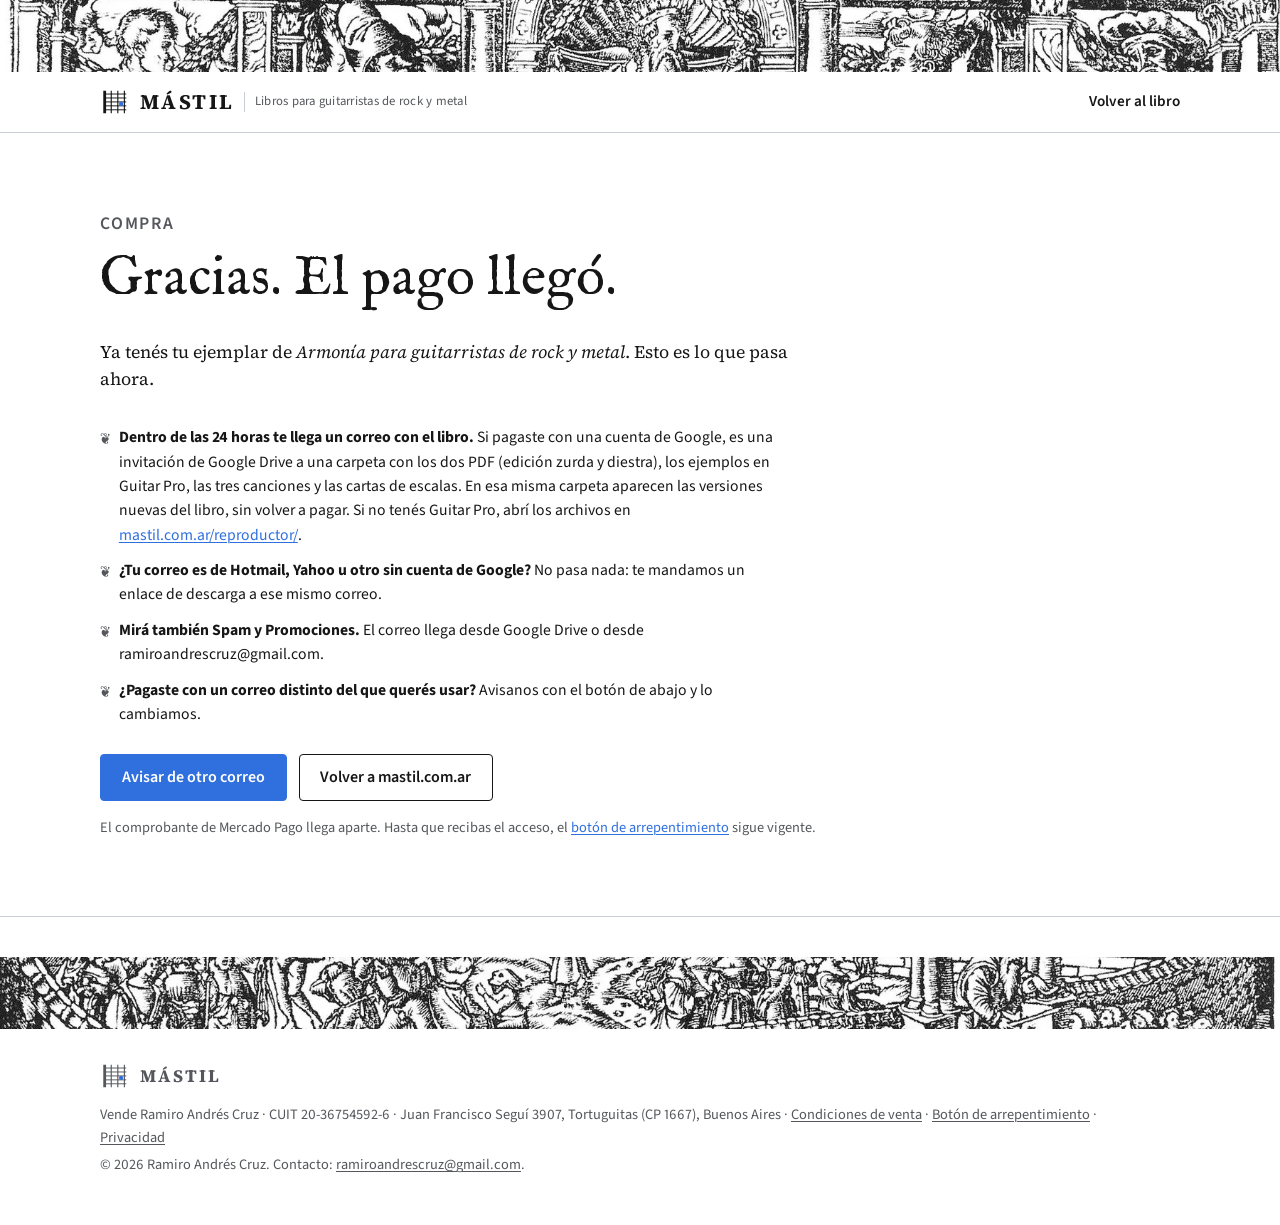
<file: gracias/index.html>
<!DOCTYPE html>
<html lang="es">
<head>
<meta charset="utf-8">
<meta name="viewport" content="width=device-width, initial-scale=1">
<title>Gracias · Mástil</title>
<meta name="description" content="Pago recibido: cómo y cuándo llega el libro Armonía para guitarristas de rock y metal.">
<meta name="robots" content="noindex, nofollow">
<link rel="icon" href="data:image/svg+xml,%3Csvg xmlns='http://www.w3.org/2000/svg' viewBox='0 0 32 32'%3E%3Crect width='32' height='32' fill='%23fff'/%3E%3Cpath d='M5 4v24' stroke='%23161616' stroke-width='3'/%3E%3Cpath d='M12 4v24M19 4v24M26 4v24' stroke='%23161616' stroke-width='1.2'/%3E%3Cpath d='M5 7.5h23M5 11.7h23M5 15.9h23M5 20.1h23M5 24.3h23' stroke='%23161616' stroke-width='1'/%3E%3Ccircle cx='22.5' cy='18' r='2.3' fill='%232f6fde'/%3E%3C/svg%3E">
<link rel="preload" href="../fonts/SourceSerif4-400.woff2" as="font" type="font/woff2" crossorigin>
<link rel="preload" href="../fonts/SourceSans3-400.woff2" as="font" type="font/woff2" crossorigin>
<link rel="preload" href="../fonts/NotoSansSymbols2-400.woff2" as="font" type="font/woff2" crossorigin>
<meta name="referrer" content="strict-origin-when-cross-origin">
<link rel="stylesheet" href="../styles.css">
</head>
<body>
<!-- Página a la que Mercado Pago manda al comprador cuando el pago se aprueba (URL de redirección del link de pago). -->
<!--email_off-->

<img class="friso" src="../img/friso-1.webp" alt="" width="1800" height="72" fetchpriority="high">

<header class="cabecera">
  <div class="contenedor">
    <a class="marca" href="../" aria-label="Mástil, inicio">
      <svg viewBox="0 0 32 32" aria-hidden="true"><rect width="32" height="32" fill="none"/><path d="M5 4v24" stroke="currentColor" stroke-width="3"/><path d="M12 4v24M19 4v24M26 4v24" stroke="currentColor" stroke-width="1.2"/><path d="M5 7.5h23M5 11.7h23M5 15.9h23M5 20.1h23M5 24.3h23" stroke="currentColor" stroke-width="1"/><circle cx="22.5" cy="18" r="2.3" fill="#2f6fde"/></svg>
      <span class="nombre">Mástil</span>
      <span class="descriptor">Libros para guitarristas de rock y metal</span>
    </a>
    <nav class="nav" aria-label="Secciones">
      <a href="../">Volver al libro</a>
    </nav>
  </div>
</header>

<main>

<section class="seccion" id="gracias">
  <div class="contenedor">
    <header>
      <p class="etiqueta">Compra</p>
      <h1>Gracias. El pago llegó.</h1>
      <p>Ya tenés tu ejemplar de <em>Armonía para guitarristas de rock y metal</em>. Esto es lo que pasa ahora.</p>
    </header>
    <ul class="datos">
      <li><span><b>Dentro de las 24 horas te llega un correo con el libro.</b> Si pagaste con una cuenta de Google, es una invitación de Google Drive a una carpeta con los dos PDF (edición zurda y diestra), los ejemplos en Guitar Pro, las tres canciones y las cartas de escalas. En esa misma carpeta aparecen las versiones nuevas del libro, sin volver a pagar. Si no tenés Guitar Pro, abrí los archivos en <a href="../reproductor/">mastil.com.ar/reproductor/</a>.</span></li>
      <li><span><b>¿Tu correo es de Hotmail, Yahoo u otro sin cuenta de Google?</b> No pasa nada: te mandamos un enlace de descarga a ese mismo correo.</span></li>
      <li><span><b>Mirá también Spam y Promociones.</b> El correo llega desde Google Drive o desde ramiroandrescruz@gmail.com.</span></li>
      <li><span><b>¿Pagaste con un correo distinto del que querés usar?</b> Avisanos con el botón de abajo y lo cambiamos.</span></li>
    </ul>
    <div class="acciones">
      <a class="boton primario" href="mailto:ramiroandrescruz@gmail.com?subject=Compra%20de%20Armon%C3%ADa%20para%20guitarristas&amp;body=Hola%2C%20acabo%20de%20comprar%20el%20libro.%0ANombre%3A%20%0ACorreo%20con%20el%20que%20pagu%C3%A9%3A%20%0ACorreo%20donde%20quiero%20recibirlo%3A%20">Avisar de otro correo</a>
      <a class="boton" href="../">Volver a mastil.com.ar</a>
      <p class="nota">El comprobante de Mercado Pago llega aparte. Hasta que recibas el acceso, el <a href="../#arrepentimiento">botón de arrepentimiento</a> sigue vigente.</p>
    </div>
  </div>
</section>

</main>

<footer class="pie">
  <img class="friso" src="../img/friso-3.webp" alt="" width="1800" height="72" loading="lazy">
  <div class="contenedor pie-cuerpo">
    <div>
      <a class="marca" href="../"><svg viewBox="0 0 32 32" aria-hidden="true"><path d="M5 4v24" stroke="currentColor" stroke-width="3"/><path d="M12 4v24M19 4v24M26 4v24" stroke="currentColor" stroke-width="1.2"/><path d="M5 7.5h23M5 11.7h23M5 15.9h23M5 20.1h23M5 24.3h23" stroke="currentColor" stroke-width="1"/><circle cx="22.5" cy="18" r="2.3" fill="#2f6fde"/></svg><span class="nombre">Mástil</span></a>
      <p>Vende Ramiro Andrés Cruz · CUIT 20-36754592-6 · Juan Francisco Seguí 3907, Tortuguitas (CP 1667), Buenos Aires · <a href="../#condiciones">Condiciones de venta</a> · <a href="../#arrepentimiento">Botón de arrepentimiento</a> · <a href="../#privacidad">Privacidad</a></p>
      <p>© 2026 Ramiro Andrés Cruz. Contacto: <a href="mailto:ramiroandrescruz@gmail.com">ramiroandrescruz@gmail.com</a>.</p>
    </div>
  </div>
</footer>

<!--/email_off-->
</body>
</html>
</file>
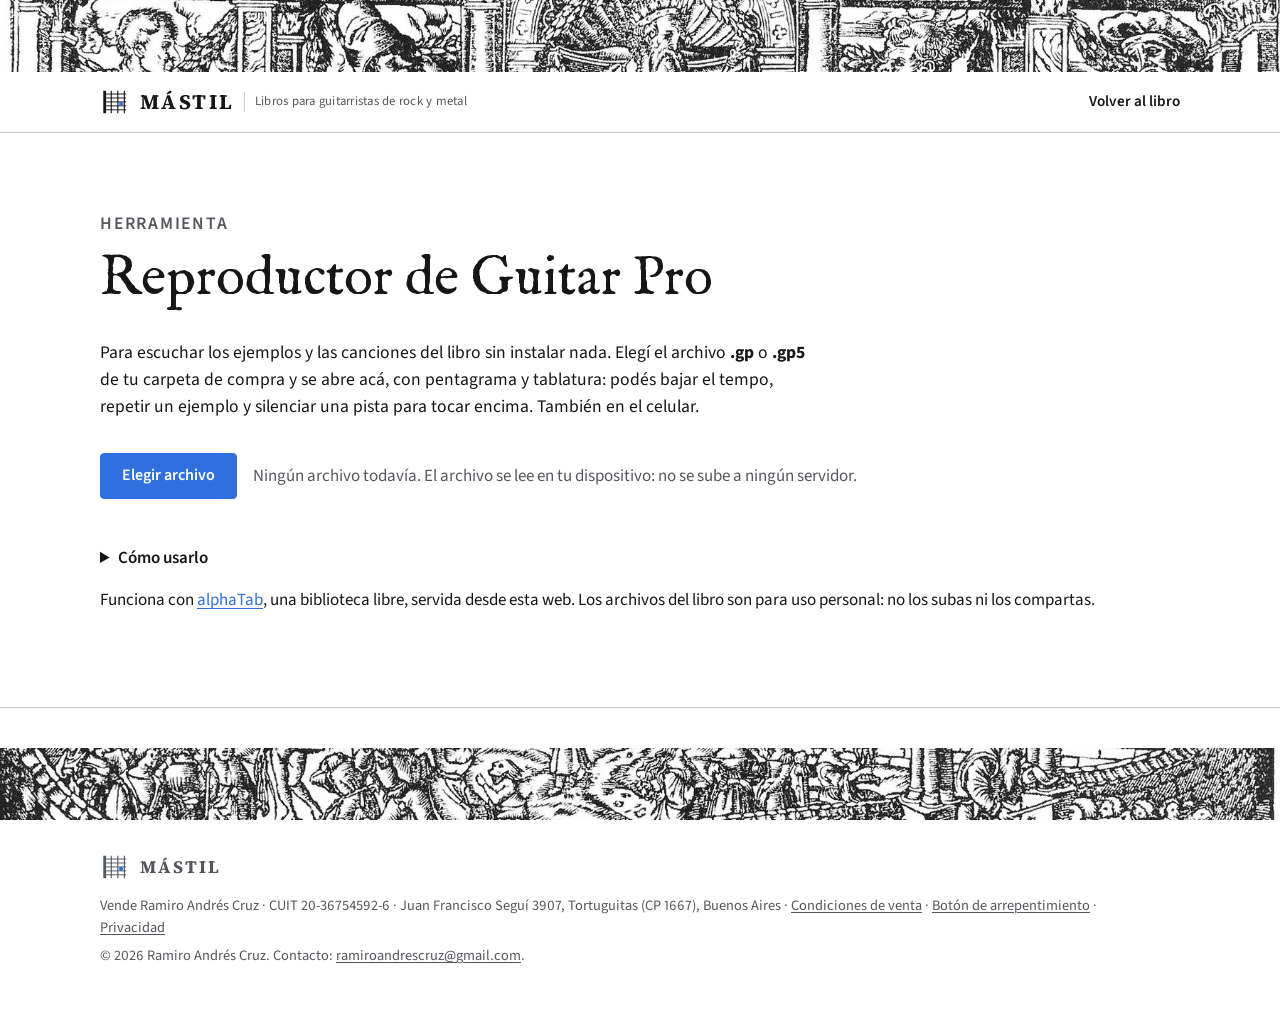
<file: reproductor/index.html>
<!DOCTYPE html>
<html lang="es">
<head>
<meta charset="utf-8">
<meta name="viewport" content="width=device-width, initial-scale=1">
<title>Reproductor de Guitar Pro · Mástil</title>
<meta name="description" content="Abrí los archivos de Guitar Pro del libro (.gp o .gp5) en el navegador, sin instalar nada: pentagrama, tablatura, reproducción, tempo y pistas. Nada se sube: el archivo se lee en tu dispositivo.">
<link rel="icon" href="data:image/svg+xml,%3Csvg xmlns='http://www.w3.org/2000/svg' viewBox='0 0 32 32'%3E%3Crect width='32' height='32' fill='%23fff'/%3E%3Cpath d='M5 4v24' stroke='%23161616' stroke-width='3'/%3E%3Cpath d='M12 4v24M19 4v24M26 4v24' stroke='%23161616' stroke-width='1.2'/%3E%3Cpath d='M5 7.5h23M5 11.7h23M5 15.9h23M5 20.1h23M5 24.3h23' stroke='%23161616' stroke-width='1'/%3E%3Ccircle cx='22.5' cy='18' r='2.3' fill='%232f6fde'/%3E%3C/svg%3E">
<link rel="preload" href="../fonts/SourceSerif4-400.woff2" as="font" type="font/woff2" crossorigin>
<link rel="preload" href="../fonts/SourceSans3-400.woff2" as="font" type="font/woff2" crossorigin>
<meta name="referrer" content="strict-origin-when-cross-origin">
<link rel="stylesheet" href="../styles.css">
<!-- Reproductor: alphaTab (MPL-2.0, alphatab.net) servido desde esta misma web, sin servicios de terceros.
     La CSP del sitio no admite estilos ni scripts en línea: todo va en reproductor.css y reproductor.js. -->
<link rel="stylesheet" href="reproductor.css">
<script src="alphatab/alphaTab.min.js"></script>
</head>
<body>

<img class="friso" src="../img/friso-1.webp" alt="" width="1800" height="72" fetchpriority="high">

<header class="cabecera">
  <div class="contenedor">
    <a class="marca" href="../" aria-label="Mástil, inicio">
      <svg viewBox="0 0 32 32" aria-hidden="true"><rect width="32" height="32" fill="none"/><path d="M5 4v24" stroke="currentColor" stroke-width="3"/><path d="M12 4v24M19 4v24M26 4v24" stroke="currentColor" stroke-width="1.2"/><path d="M5 7.5h23M5 11.7h23M5 15.9h23M5 20.1h23M5 24.3h23" stroke="currentColor" stroke-width="1"/><circle cx="22.5" cy="18" r="2.3" fill="#2f6fde"/></svg>
      <span class="nombre">Mástil</span>
      <span class="descriptor">Libros para guitarristas de rock y metal</span>
    </a>
    <nav class="nav" aria-label="Secciones">
      <a href="../">Volver al libro</a>
    </nav>
  </div>
</header>

<main>

<section class="seccion reproductor" id="reproductor">
  <div class="contenedor">
    <header>
      <p class="etiqueta">Herramienta</p>
      <h1>Reproductor de Guitar Pro</h1>
      <p>Para escuchar los ejemplos y las canciones del libro sin instalar nada. Elegí el archivo <b>.gp</b> o <b>.gp5</b> de tu carpeta de compra y se abre acá, con pentagrama y tablatura: podés bajar el tempo, repetir un ejemplo y silenciar una pista para tocar encima. También en el celular.</p>
    </header>

    <div class="abrir">
      <label class="boton primario" for="archivo">Elegir archivo</label>
      <input type="file" id="archivo" accept=".gp,.gp5,.gp4,.gp3,.gpx" class="visually-hidden">
      <span class="nombre-archivo" id="nombre-archivo">Ningún archivo todavía. El archivo se lee en tu dispositivo: no se sube a ningún servidor.</span>
    </div>
    <p class="estado" id="estado"></p>

    <div id="panel" hidden>
      <div class="controles" role="group" aria-label="Controles de reproducción">
        <button class="boton primario reproducir" id="play" type="button">▶ Reproducir</button>
        <button class="boton" id="stop" type="button" aria-label="Detener">■</button>
        <label>Tempo
          <select id="velocidad">
            <option value="0.5">50 %</option>
            <option value="0.75">75 %</option>
            <option value="1" selected>100 %</option>
          </select>
        </label>
        <label><input type="checkbox" id="loop"> Repetir</label>
        <label><input type="checkbox" id="metronomo"> Metrónomo</label>
        <label><input type="checkbox" id="cuenta"> Cuenta de entrada</label>
        <label id="grupo-secciones" hidden>Ir a
          <select id="secciones"></select>
        </label>
        <label>Ver
          <select id="notacion">
            <option value="ambos" selected>Pentagrama y tablatura</option>
            <option value="tab">Solo tablatura</option>
            <option value="penta">Solo pentagrama</option>
          </select>
        </label>
        <label>Diseño
          <select id="vista">
            <option value="pagina" selected>Página</option>
            <option value="horizontal">Una línea</option>
          </select>
        </label>
      </div>

      <ul class="pistas" id="pistas"></ul>

      <div class="partitura" id="partitura"></div>
    </div>

    <details>
      <summary>Cómo usarlo</summary>
      <ul>
        <li><b>Un ejemplo del libro.</b> Abrí el archivo de ejemplos y en «Ir a» elegí el número que figura en el pie de la figura («Ej. 14»). Con «Repetir» marcado, ese ejemplo suena en loop.</li>
        <li><b>Tocar encima.</b> En la lista de pistas, «Silenciar» apaga una guitarra y deja el bajo y la batería; «Solo» deja solo esa pista. El tildado al lado del nombre muestra u oculta la pista en la partitura.</li>
        <li><b>Tempo.</b> 50 % o 75 % para estudiar; la altura no cambia.</li>
        <li><b>Un pasaje.</b> Hacé clic en un compás y arrastrá hasta otro: se marca un rango y, con «Repetir», se repite.</li>
        <li><b>Si no suena.</b> Algunos navegadores piden una interacción antes de reproducir: tocá «Reproducir» de nuevo. En el celular, subí el volumen del multimedia.</li>
      </ul>
    </details>
    <p class="nota">Funciona con <a href="https://www.alphatab.net/" rel="noopener">alphaTab</a>, una biblioteca libre, servida desde esta web. Los archivos del libro son para uso personal: no los subas ni los compartas.</p>
  </div>
</section>

</main>

<footer class="pie">
  <img class="friso" src="../img/friso-3.webp" alt="" width="1800" height="72" loading="lazy">
  <div class="contenedor pie-cuerpo">
    <div>
      <a class="marca" href="../"><svg viewBox="0 0 32 32" aria-hidden="true"><path d="M5 4v24" stroke="currentColor" stroke-width="3"/><path d="M12 4v24M19 4v24M26 4v24" stroke="currentColor" stroke-width="1.2"/><path d="M5 7.5h23M5 11.7h23M5 15.9h23M5 20.1h23M5 24.3h23" stroke="currentColor" stroke-width="1"/><circle cx="22.5" cy="18" r="2.3" fill="#2f6fde"/></svg><span class="nombre">Mástil</span></a>
      <p>Vende Ramiro Andrés Cruz · CUIT 20-36754592-6 · Juan Francisco Seguí 3907, Tortuguitas (CP 1667), Buenos Aires · <a href="../#condiciones">Condiciones de venta</a> · <a href="../#arrepentimiento">Botón de arrepentimiento</a> · <a href="../#privacidad">Privacidad</a></p>
      <p>© 2026 Ramiro Andrés Cruz. Contacto: <a href="mailto:ramiroandrescruz@gmail.com">ramiroandrescruz@gmail.com</a>.</p>
    </div>
  </div>
</footer>

<script src="reproductor.js"></script>
</body>
</html>
</file>
<file: styles.css>
/* Mástil — libros para guitarristas de rock y metal
   Hoja de estilos de la web. Toma el sistema del libro: tinta negra sobre papel,
   Source Serif 4 y Source Sans 3, filete doble, florón y grabados en gris.
   El color se reserva a lo que en el libro es información: azul (reposo), rojo (color), gris (paso). */

@font-face { font-family: "Source Serif 4"; src: url("fonts/SourceSerif4-400.woff2") format("woff2"); font-weight: 400; font-style: normal; font-display: swap; }

@font-face { font-family: "Source Serif 4"; src: url("fonts/SourceSerif4-400-italic.woff2") format("woff2"); font-weight: 400; font-style: italic; font-display: swap; }

@font-face { font-family: "Source Serif 4"; src: url("fonts/SourceSerif4-700.woff2") format("woff2"); font-weight: 700; font-style: normal; font-display: swap; }

@font-face { font-family: "Source Sans 3"; src: url("fonts/SourceSans3-400.woff2") format("woff2"); font-weight: 400; font-display: swap; }

@font-face { font-family: "Source Sans 3"; src: url("fonts/SourceSans3-600.woff2") format("woff2"); font-weight: 600; font-display: swap; }

@font-face { font-family: "Source Sans 3"; src: url("fonts/SourceSans3-700.woff2") format("woff2"); font-weight: 700; font-display: swap; }

@font-face { font-family: "Noto Sans Symbols 2"; src: url("fonts/NotoSansSymbols2-400.woff2") format("woff2"); font-display: swap; }

/* IM Fell English (OFL), la letra de la capa de grabados del libro y de las cartas: títulos grandes (2026-11-01) */
@font-face { font-family: "IM Fell English"; src: url("fonts/IMFellEnglish-400-v2.woff2") format("woff2"); font-weight: 400; font-style: normal; font-display: swap; }

@font-face { font-family: "IM Fell English"; src: url("fonts/IMFellEnglish-400-italic-v2.woff2") format("woff2"); font-weight: 400; font-style: italic; font-display: swap; }

:root {
  --papel: #ffffff;
  --papel-2: #f6f8fa;      /* fondo de secciones alternas, el mismo gris claro de las tablas del libro */
  --tinta: #161616;
  --tinta-2: #55575c;      /* gris de los grados: texto secundario legible */
  --gris: #8a9099;         /* paso */
  --filete: #c9ced6;
  --azul: #2f6fde;         /* reposo: enlaces y botón principal */
  --azul-oscuro: #2558b3;
  --rojo: #b3261e;         /* color: acentos escasos */
  --lamina: #ffffff;       /* fondo de los grabados y las páginas */
  --sombra: 0 1px 2px rgba(0,0,0,.08), 0 8px 24px rgba(0,0,0,.08);
  --boton-texto: #ffffff;
  --serif: "Source Serif 4", Georgia, "Times New Roman", serif;
  --sans: "Source Sans 3", "Helvetica Neue", Arial, sans-serif;
  --simbolos: "Noto Sans Symbols 2", var(--serif);
  --antigua: "IM Fell English", var(--serif);
  --ancho: 1080px;
  --gutter: 16px;

  color-scheme: light dark;
}

@media (prefers-color-scheme: dark) {
  :root:not([data-theme="light"]) {
    --papel: #141414; --papel-2: #1c1d20; --tinta: #ebe8e2; --tinta-2: #b4b2ad; --gris: #8a9099;
    --filete: #3a3c42; --azul: #7ea4ef; --azul-oscuro: #a3bff5; --rojo: #e07a73; --lamina: #f4f2ee;
    --sombra: 0 1px 2px rgba(0,0,0,.4), 0 8px 24px rgba(0,0,0,.4);
    --boton-texto: #141414;
  }
}
:root[data-theme="dark"] {
  --papel: #141414; --papel-2: #1c1d20; --tinta: #ebe8e2; --tinta-2: #b4b2ad; --gris: #8a9099;
  --filete: #3a3c42; --azul: #7ea4ef; --azul-oscuro: #a3bff5; --rojo: #e07a73; --lamina: #f4f2ee;
  --sombra: 0 1px 2px rgba(0,0,0,.4), 0 8px 24px rgba(0,0,0,.4);
  --boton-texto: #141414;
}

*, *::before, *::after { box-sizing: border-box; }
html { -webkit-text-size-adjust: 100%; scroll-behavior: smooth; }
body {
  margin: 0; background: var(--papel); color: var(--tinta);
  font-family: var(--serif); font-size: 1.0625rem; line-height: 1.55;
  font-feature-settings: "onum" 0, "pnum" 1;
  overflow-x: hidden;
}
img { max-width: 100%; height: auto; display: block; }
a { color: var(--azul); text-decoration-thickness: 1px; text-underline-offset: .15em; }
a:hover { color: var(--azul-oscuro); }
h1, h2, h3, h4 { font-family: var(--serif); font-weight: 700; line-height: 1.15; margin: 0 0 .5em; letter-spacing: -.005em; }
h1, h2 { font-family: var(--antigua); font-weight: 400; letter-spacing: 0; }
h1 { font-size: clamp(2rem, 1.2rem + 3.2vw, 3.4rem); }
h2 { font-size: clamp(1.6rem, 1.2rem + 1.6vw, 2.25rem); }
h3 { font-size: 1.25rem; }
p { margin: 0 0 1em; }
.contenedor { width: min(var(--ancho), 100% - 2 * var(--gutter)); margin-inline: auto; }
.sans { font-family: var(--sans); }
.etiqueta {
  font-family: var(--sans); font-weight: 600; font-size: .8rem; letter-spacing: .1em; text-transform: uppercase;
  color: var(--tinta-2); margin: 0 0 .75rem;
}
.florón, .floron { font-family: var(--simbolos); color: var(--tinta); text-align: center; font-size: 1.4rem; line-height: 1; margin: 1.5rem 0; display: block; }
.filete-doble { border-top: 3px double var(--tinta); }
.filete { border-top: 1px solid var(--filete); }
.secundario { color: var(--tinta-2); }
.pie-cuerpo { margin-top: 2rem; }
.chico { font-size: .9rem; }
.visually-hidden { position: absolute !important; width: 1px; height: 1px; overflow: hidden; clip: rect(0 0 0 0); white-space: nowrap; }

/* ---------- Encabezado ---------- */
.barra-legal { background: var(--papel-2); border-bottom: 1px solid var(--filete); font-family: var(--sans); font-size: .85rem; }
.barra-legal .contenedor { display: flex; justify-content: flex-end; padding: .3rem 0; }
.barra-legal a { color: var(--tinta); font-weight: 600; }
#condiciones, #arrepentimiento, #privacidad { scroll-margin-top: 76px; }
.friso { display: block; width: 100%; height: 72px; object-fit: cover; object-position: center; background: var(--lamina); }
.cabecera { position: sticky; top: 0; z-index: 10; background: color-mix(in srgb, var(--papel) 92%, transparent); backdrop-filter: blur(8px); border-bottom: 1px solid var(--filete); }
.cabecera .contenedor { display: flex; align-items: center; justify-content: space-between; gap: 1rem; min-height: 60px; }
.marca { display: inline-flex; align-items: center; gap: .6rem; color: var(--tinta); text-decoration: none; }
.marca svg { width: 30px; height: 30px; flex: none; }
.marca .nombre { font-family: var(--serif); font-weight: 700; font-size: 1.3rem; letter-spacing: .12em; text-transform: uppercase; }
.marca .descriptor { display: none; font-family: var(--sans); font-size: .8rem; color: var(--tinta-2); letter-spacing: .02em; }

@media (min-width: 720px) { .marca .descriptor { display: inline; border-left: 1px solid var(--filete); padding-left: .6rem; } }
.nav { display: flex; gap: 1.25rem; font-family: var(--sans); font-size: .95rem; font-weight: 600; }
.nav a { color: var(--tinta); text-decoration: none; }
.nav a:hover { color: var(--azul); }
.nav .solo-ancho { display: none; }

@media (min-width: 900px) { .nav .solo-ancho { display: inline; } }
.nav .cta { color: var(--azul); }

/* ---------- Botones ---------- */
.boton {
  display: inline-flex; align-items: center; justify-content: center; gap: .5rem;
  font-family: var(--sans); font-weight: 600; font-size: 1rem; line-height: 1.2;
  padding: .8rem 1.3rem; border-radius: 4px; text-decoration: none; cursor: pointer;
  border: 1.5px solid var(--tinta); color: var(--tinta); background: transparent;
  transition: background .15s, color .15s, border-color .15s;
}
.boton:hover { background: var(--tinta); color: var(--papel); }
.boton.primario { background: var(--azul); border-color: var(--azul); color: var(--boton-texto); }
.boton.primario:hover { background: var(--azul-oscuro); border-color: var(--azul-oscuro); color: var(--boton-texto); }
.boton.chico { padding: .5rem .9rem; font-size: .9rem; }
.boton[aria-disabled="true"] { opacity: .55; cursor: not-allowed; }

/* ---------- Portada ---------- */
.portada { padding: clamp(2rem, 5vw, 4.5rem) 0 clamp(2rem, 4vw, 3.5rem); }
.portada .contenedor { display: grid; gap: 2.5rem; align-items: center; grid-template-columns: 1fr; }

@media (min-width: 860px) { .portada .contenedor { grid-template-columns: 1.15fr .85fr; gap: 3.5rem; } }
.portada h1 { margin-bottom: .35rem; }
.portada .subtitulo { font-family: var(--antigua); font-style: italic; font-size: clamp(1.15rem, 1rem + .8vw, 1.5rem); color: var(--tinta-2); margin: 0 0 1.25rem; }
.portada .lead { font-size: 1.15rem; max-width: 36em; }
.datos { list-style: none; padding: 0; margin: 1.25rem 0 1.75rem; display: grid; gap: .45rem .75rem; grid-template-columns: repeat(auto-fit, minmax(230px, 1fr)); font-family: var(--sans); font-size: .98rem; }
.datos li { display: flex; gap: .55rem; align-items: baseline; }
.datos li::before { content: "❦"; font-family: var(--simbolos); font-size: .85em; color: var(--tinta-2); flex: none; }
#gracias .datos { grid-template-columns: 1fr; max-width: 44em; gap: .7rem; }   /* /gracias/: una sola columna, es una lista de pasos */
.acciones { display: flex; flex-wrap: wrap; gap: .75rem; align-items: center; }
.acciones .nota { font-family: var(--sans); font-size: .9rem; color: var(--tinta-2); flex-basis: 100%; margin: .25rem 0 0; }

@media (max-width: 520px) { .acciones .boton.primario { flex-basis: 100%; text-align: center; } }
.tapa { justify-self: center; width: min(100%, 460px); margin: 0; }
.tapa-pila { position: relative; aspect-ratio: 1 / .97; }
.tapa-pila img { position: absolute; box-shadow: var(--sombra); border: 1px solid var(--filete); background: var(--lamina); }
.tapa-libro { width: 50%; left: 1%; top: 1%; transform: rotate(-3deg); }
.tapa-pagina { width: 60%; right: 1%; bottom: 1%; transform: rotate(2deg); }
.tapa figcaption { font-family: var(--sans); font-size: .85rem; color: var(--tinta-2); text-align: center; margin-top: .75rem; }

/* ---------- Secciones ---------- */
.seccion { padding: clamp(2.5rem, 6vw, 5rem) 0; }
.seccion.alterna { background: var(--papel-2); }
.seccion header { max-width: 42em; margin-bottom: 2rem; }
.seccion header p { font-size: 1.1rem; }
.dos-columnas { display: grid; gap: 2rem; grid-template-columns: 1fr; align-items: start; }

@media (min-width: 860px) { .dos-columnas { grid-template-columns: 1fr 1fr; gap: 3rem; } }
.grabado { background: var(--lamina); padding: 1rem; border: 1px solid var(--filete); box-shadow: var(--sombra); }
.grabado img { margin-inline: auto; }
.grabado.chico { display: none; margin: 0; padding: .6rem; width: 100%; max-width: 230px; }
.grabado.chico figcaption { font-size: .78rem; }
.cabeza-grabado { display: grid; gap: 1.5rem; grid-template-columns: 1fr; align-items: center; margin-bottom: 2rem; }
.seccion .cabeza-grabado header { margin-bottom: 0; }

@media (min-width: 860px) { .cabeza-grabado { grid-template-columns: 1fr 230px; gap: 3rem; } .grabado.chico { display: block; } }
.grabado figcaption { font-family: var(--sans); font-size: .82rem; color: #55575c; margin-top: .75rem; text-align: center; }

/* Partes del libro */
.partes { list-style: none; padding: 0; margin: 0; counter-reset: parte; display: grid; gap: 0; }
.partes li { display: grid; grid-template-columns: 4.4rem 1fr; gap: 1rem; padding: 1.1rem 0; border-top: 1px solid var(--filete); }
.partes li:last-child { border-bottom: 1px solid var(--filete); }
.partes .num { white-space: nowrap; font-family: var(--sans); font-weight: 700; font-size: .78rem; letter-spacing: .1em; text-transform: uppercase; color: var(--tinta-2); padding-top: .35rem; }
.partes h3 { margin-bottom: .25rem; font-size: 1.15rem; }
.partes p { margin: 0; color: var(--tinta-2); font-size: .98rem; }
.apendices { margin-top: 1.25rem; font-size: .98rem; color: var(--tinta-2); }

/* Tarjetas */
.tarjetas { display: grid; gap: 2rem 1.75rem; grid-template-columns: 1fr; }

@media (min-width: 620px) { .tarjetas { grid-template-columns: repeat(2, 1fr); } }

@media (min-width: 960px) { .tarjetas { grid-template-columns: repeat(3, 1fr); } }
.tarjeta { border-top: 3px double var(--tinta); padding-top: 1rem; }
.tarjeta .icono { font-family: var(--simbolos); display: inline-grid; place-items: center; width: 1.6rem; height: 1.6rem; background: var(--tinta); color: var(--papel); font-size: .95rem; margin-bottom: .6rem; }
.tarjeta h3 { font-size: 1.12rem; margin-bottom: .35rem; }
.tarjeta p { margin: 0; font-size: .98rem; color: var(--tinta-2); }
.muestra-forma { display: inline-block; width: 3.2rem; height: .85rem; vertical-align: -.05rem; margin-left: .2rem; }

/* Rutas */
.rutas { width: 100%; border-collapse: collapse; font-size: .98rem; margin-top: 1rem; }
.rutas th { font-family: var(--sans); font-weight: 600; text-align: left; border-bottom: 1px solid var(--gris); padding: .5rem .6rem .5rem 0; font-size: .9rem; }
.rutas td { padding: .65rem .6rem .65rem 0; border-bottom: 1px solid var(--filete); vertical-align: top; }
.rutas td:first-child { font-weight: 700; width: 38%; }

/* Escuchar */
.escuchar { border: 1px solid var(--filete); border-top: 3px double var(--tinta); background: var(--papel-2); padding: 1.1rem 1.25rem 1.25rem; margin-bottom: 2rem; }
.escuchar p { font-size: .98rem; }
.escuchar audio { display: block; width: 100%; margin: .5rem 0 1rem; }
.escuchar h3 { margin: 1.6rem 0 .2rem; padding-top: 1rem; border-top: 1px solid var(--filete); }
.escuchar h3:first-child { margin-top: 0; padding-top: 0; border-top: 0; }
.guia-escucha { list-style: none; padding: 0; margin: 0; display: grid; gap: .55rem; font-family: var(--sans); font-size: .95rem; }
.guia-escucha li { display: grid; grid-template-columns: 2.6rem 1fr; gap: .5rem; }
.guia-escucha .t { font-weight: 700; font-feature-settings: "tnum" 1; }
.guia-escucha .ref { display: block; color: var(--tinta-2); font-size: .9em; }
.guia-escucha .ref::before { content: "→ "; }

/* Galería */
.captura-gp { margin: 0 0 2rem; }
.captura-gp > a { display: block; border: 1px solid var(--filete); box-shadow: var(--sombra); }   /* solo el enlace de la imagen, no los del pie */
.captura-gp img { display: block; width: 100%; height: auto; }
.captura-gp figcaption { font-family: var(--sans); font-size: .85rem; color: var(--tinta-2); margin-top: .6rem; line-height: 1.4; }
.captura-gp figcaption b { color: var(--tinta); font-weight: 600; }
.galeria { display: grid; gap: 1.25rem; grid-template-columns: 1fr; }
.galeria figure { margin: 0; }
.galeria a { display: block; background: var(--lamina); border: 1px solid var(--filete); box-shadow: var(--sombra); transition: transform .15s; }
.galeria a:hover { transform: translateY(-2px); }
.galeria img { aspect-ratio: 737 / 1058; object-fit: cover; }
.galeria figcaption { font-family: var(--sans); font-size: .85rem; color: var(--tinta-2); margin-top: .6rem; line-height: 1.4; }
.galeria figcaption b { color: var(--tinta); font-weight: 600; }
.galeria figure.ancha { grid-column: 1 / -1; }
.galeria figure.ancha img { aspect-ratio: 1040 / 778; }
.galeria figure.ancha.pliego img { aspect-ratio: 1476 / 1059; }
.galeria figure.ancha.cartas img { aspect-ratio: 1040 / 578; }   /* tres cartas, más apaisadas: sin recorte */
.galeria .ediciones .par { display: grid; grid-template-columns: 1fr; gap: 1px; background: var(--filete); }
.galeria .ediciones .par img { aspect-ratio: 800 / 696; object-fit: contain; background: var(--lamina); }

@media (min-width: 560px) { .galeria .ediciones .par { grid-template-columns: 1fr 1fr; } }

@media (min-width: 620px) { .galeria { grid-template-columns: repeat(2, 1fr); } }

/* Compra */
.opiniones { margin-bottom: 2.5rem; }
.opiniones h3 { margin: 0 0 1rem; }
.opiniones-lista { display: grid; gap: 1.25rem; grid-template-columns: repeat(auto-fit, minmax(260px, 1fr)); }
.opinion { margin: 0; padding: 0 0 0 1.1rem; border-left: 3px double var(--tinta); }
.opinion blockquote { margin: 0; }
.opinion blockquote p { margin: 0; font-size: 1.05rem; line-height: 1.5; }
.opinion figcaption { font-family: var(--sans); font-size: .9rem; color: var(--tinta-2); margin-top: .6rem; }
.opinion figcaption b { color: var(--tinta); font-weight: 600; }
.precios { display: grid; gap: 1.25rem; grid-template-columns: 1fr; }

@media (min-width: 720px) { .precios { grid-template-columns: 1fr 1fr; } }
.precio { border: 1px solid var(--filete); border-top: 3px double var(--tinta); padding: 1.5rem; background: var(--papel); display: flex; flex-direction: column; gap: .5rem; }
.precio .importe { font-size: 2.2rem; font-weight: 700; line-height: 1; margin: .25rem 0; font-feature-settings: "tnum" 1; }
.precio .importe small { font-size: 1rem; font-weight: 400; color: var(--tinta-2); margin-left: .25rem; font-family: var(--sans); }
.precio .medio { font-family: var(--sans); font-size: .95rem; color: var(--tinta-2); margin: 0 0 .75rem; }
.precio .boton { margin-top: auto; align-self: flex-start; }
.incluye { list-style: none; padding: 0; margin: 1.5rem 0 0; display: grid; gap: .5rem; grid-template-columns: repeat(auto-fit, minmax(240px, 1fr)); font-family: var(--sans); font-size: .98rem; }
.incluye li { padding-left: 1.3rem; position: relative; }
.incluye li::before { content: "✓"; position: absolute; left: 0; color: var(--azul); font-weight: 700; }
.aviso { display: flex; flex-wrap: wrap; gap: 1rem; align-items: center; justify-content: space-between; border: 1px solid var(--filete); padding: 1.1rem 1.25rem; margin-top: 2rem; background: var(--papel); }
.aviso p { margin: 0; }

/* Condiciones de venta */
.condiciones-nota { font-family: var(--sans); font-size: .95rem; color: var(--tinta-2); margin: 1.25rem 0 0; }
.legal { display: grid; gap: 1.75rem 3rem; grid-template-columns: 1fr; }

@media (min-width: 860px) { .legal { grid-template-columns: 1fr 1fr; } }
.legal article { border-top: 3px double var(--tinta); padding-top: 1rem; }
.legal h3 { font-size: 1.12rem; margin-bottom: .35rem; }
.legal p { font-size: .98rem; }
.legal .arrepentimiento { border: 1px solid var(--filete); border-top: 3px double var(--tinta); padding: 1rem 1.25rem 1.25rem; background: var(--papel-2); }
.legal .arrepentimiento .boton { margin-bottom: .75rem; }

/* Próximo libro */
.proximo { display: grid; gap: 1.5rem; grid-template-columns: 1fr; align-items: center; }

@media (min-width: 860px) { .proximo { grid-template-columns: 1fr 1.2fr; gap: 3rem; } }
.proximo .titulo { font-size: 1.6rem; margin-bottom: .2rem; }
.proximo .sub { font-style: italic; color: var(--tinta-2); margin-bottom: 1rem; }
.pasos { margin: 0; padding-left: 1.2rem; columns: 2; column-gap: 2rem; font-size: .98rem; }

@media (max-width: 600px) { .pasos { columns: 1; } }
.pasos li { break-inside: avoid; margin-bottom: .35rem; }

/* Autor */
.autor { display: grid; gap: 1.5rem; grid-template-columns: 1fr; align-items: center; }

@media (min-width: 720px) { .autor { grid-template-columns: 180px 1fr; gap: 2.5rem; } }
.autor .redes { font-family: var(--sans); font-size: .98rem; color: var(--tinta-2); }
.autor .retrato { width: 180px; height: 180px; border: 1px solid var(--filete); background: var(--lamina); object-fit: cover; box-shadow: var(--sombra); }

/* Pie */
.pie { border-top: 1px solid var(--filete); padding: 2.5rem 0 3rem; font-family: var(--sans); font-size: .9rem; color: var(--tinta-2); }
.pie .contenedor { display: grid; gap: 1.5rem; grid-template-columns: 1fr; }

@media (min-width: 720px) { .pie .contenedor { grid-template-columns: 1fr auto; align-items: end; } }
.pie .marca .nombre { font-size: 1.1rem; }
.pie p { margin: .35rem 0 0; }
.pie a { color: inherit; }
.pie .data-fiscal { display: inline-block; margin-top: .9rem; }
.pie .data-fiscal img { width: 56px; background: #fff; }
.pie .colofon { justify-self: end; text-align: center; }
.pie .colofon img { width: 72px; margin-inline: auto; background: var(--lamina); padding: 4px; border: 1px solid var(--filete); }
.pie .colofon span { display: block; font-size: .75rem; margin-top: .4rem; letter-spacing: .08em; text-transform: uppercase; }

/* Visor de páginas */
dialog.visor { border: 0; padding: 0; background: transparent; max-width: min(96vw, 820px); width: 100%; }
dialog.visor::backdrop { background: rgba(0,0,0,.72); }
dialog.visor figure { margin: 0; background: var(--lamina); box-shadow: var(--sombra); }
dialog.visor img { width: 100%; }
dialog.visor .barra { display: flex; justify-content: space-between; align-items: center; gap: 1rem; padding: .6rem .9rem; font-family: var(--sans); font-size: .9rem; color: #55575c; background: #fff; border-top: 1px solid #c9ced6; }
dialog.visor button { font: inherit; background: none; border: 1px solid #55575c; color: #161616; padding: .3rem .7rem; border-radius: 4px; cursor: pointer; }

@media print { .barra-legal, .cabecera, .acciones, .aviso, dialog { display: none !important; } }
</file>
<file: reproductor/reproductor.css>
/* Reproductor de Guitar Pro (alphaTab). Hoja aparte: la CSP del sitio (style-src 'self') no permite estilos en línea. */

/* --- lo que alphaTab inyectaría en un <style> (bloqueado por la CSP): la fuente musical Bravura con el nombre de
   familia que alphaTab busca («alphaTab»), y los estilos compartidos de la superficie de dibujo. */
@font-face {
  font-display: block;
  font-family: "alphaTab";
  src: url("alphatab/font/Bravura.woff2") format("woff2"), url("alphatab/font/Bravura.woff") format("woff");
  font-weight: normal;
  font-style: normal;
}
.at-surface.at .at {
  font-family: "alphaTab";
  speak: none;
  font-style: normal;
  font-weight: normal;
  font-variant: normal;
  text-transform: none;
  line-height: 1;
  -webkit-font-smoothing: antialiased;
  -moz-osx-font-smoothing: grayscale;
  font-size: 36px;
  overflow: visible !important;
}
.at-surface * { cursor: default; vertical-align: top; overflow: visible; }
.at-surface-svg text { dominant-baseline: alphabetic; white-space: pre; }

/* --- la página */
.reproductor { font-family: var(--sans); }
.reproductor .abrir { display: flex; flex-wrap: wrap; gap: 12px 16px; align-items: center; margin: 1rem 0 .5rem; }
.reproductor .abrir .nombre-archivo { color: var(--tinta-2); }
.reproductor .controles { display: flex; flex-wrap: wrap; gap: 10px 14px; align-items: center; padding: 12px 14px;
  border: 1px solid var(--filete); border-radius: 6px; background: var(--papel-2); margin: 1rem 0; position: sticky; top: 0; z-index: 5; }
.reproductor .controles label, .reproductor .controles .grupo { display: inline-flex; gap: 6px; align-items: center; white-space: nowrap; }
.reproductor select, .reproductor button.chico { font: inherit; font-size: .95rem; padding: 5px 8px; border: 1px solid var(--filete);
  border-radius: 4px; background: var(--papel); color: var(--tinta); }
.reproductor button.chico { cursor: pointer; }
.reproductor button.chico[aria-pressed="true"] { background: var(--azul); color: var(--boton-texto); border-color: var(--azul); }
.reproductor .boton.reproducir { min-width: 9.5em; }
.reproductor .pistas { list-style: none; padding: 0; margin: 0 0 1rem; display: flex; flex-wrap: wrap; gap: 8px 18px; }
.reproductor .pistas li { display: inline-flex; gap: 8px; align-items: center; }
.reproductor .pistas .color { width: 10px; height: 10px; border-radius: 50%; display: inline-block; background: var(--gris); }
.reproductor .estado { color: var(--tinta-2); font-size: .95rem; min-height: 1.4em; margin: 0 0 .5rem; }
.reproductor .estado.error { color: var(--rojo); }
/* la partitura va sobre papel claro también en modo oscuro: es una lámina, como las páginas del libro */
.reproductor .partitura { background: var(--lamina); color: #161616; border: 1px solid var(--filete); border-radius: 6px;
  min-height: 200px; overflow: auto; padding: 8px 0; }
.reproductor .partitura.horizontal { overflow-x: auto; }
.at-cursor-bar { background: rgba(47, 111, 222, .12); }
.at-cursor-beat { background: rgba(47, 111, 222, .75); width: 3px; }
.at-selection div { background: rgba(47, 111, 222, .1); }
.at-highlight * { fill: #2f6fde; stroke: #2f6fde; }
.reproductor details { margin: 1rem 0; }
.reproductor details summary { cursor: pointer; font-weight: 600; }
.reproductor details ul { margin: .5rem 0 0; padding-left: 1.2em; }
.reproductor details li { margin-bottom: .35em; }
@media (max-width: 600px) {
  .reproductor .controles { position: static; }
  .reproductor .boton.reproducir { min-width: 0; }
}
</file>
